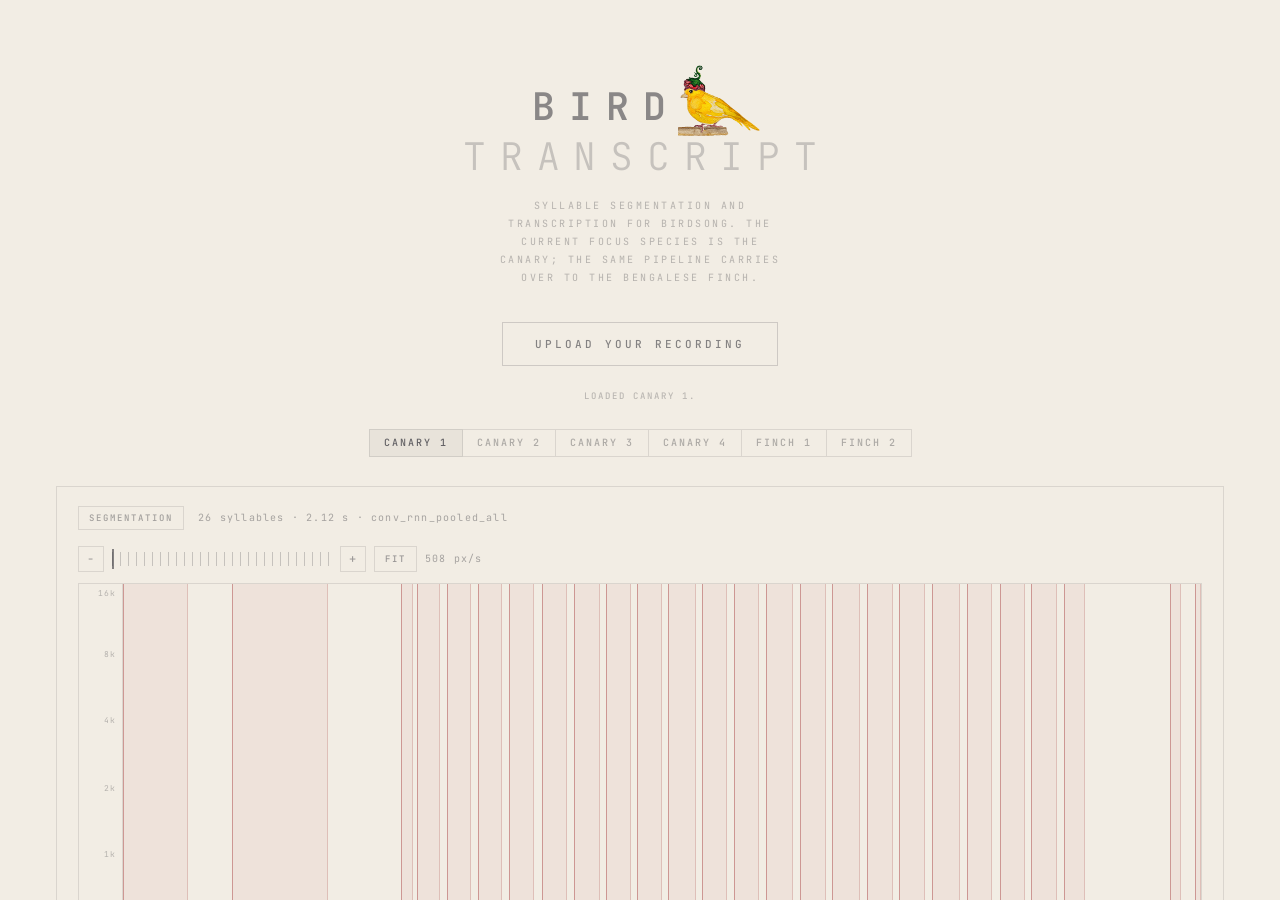
<file: index.html>
<!doctype html>
<!-- The anonymized mirror (anonymous.4open.science) serves pages from the
     repository root, but the demo lives in site/. The redirect is relative, so it
     works under any path the mirror uses. GitHub Pages deploys site/ directly and
     never serves this file; the local server serves static/index.html. -->
<meta charset="utf-8">
<meta http-equiv="refresh" content="0; url=site/">
<title>Bird Transcript</title>
<p><a href="site/">Open the demo</a></p>
</file>
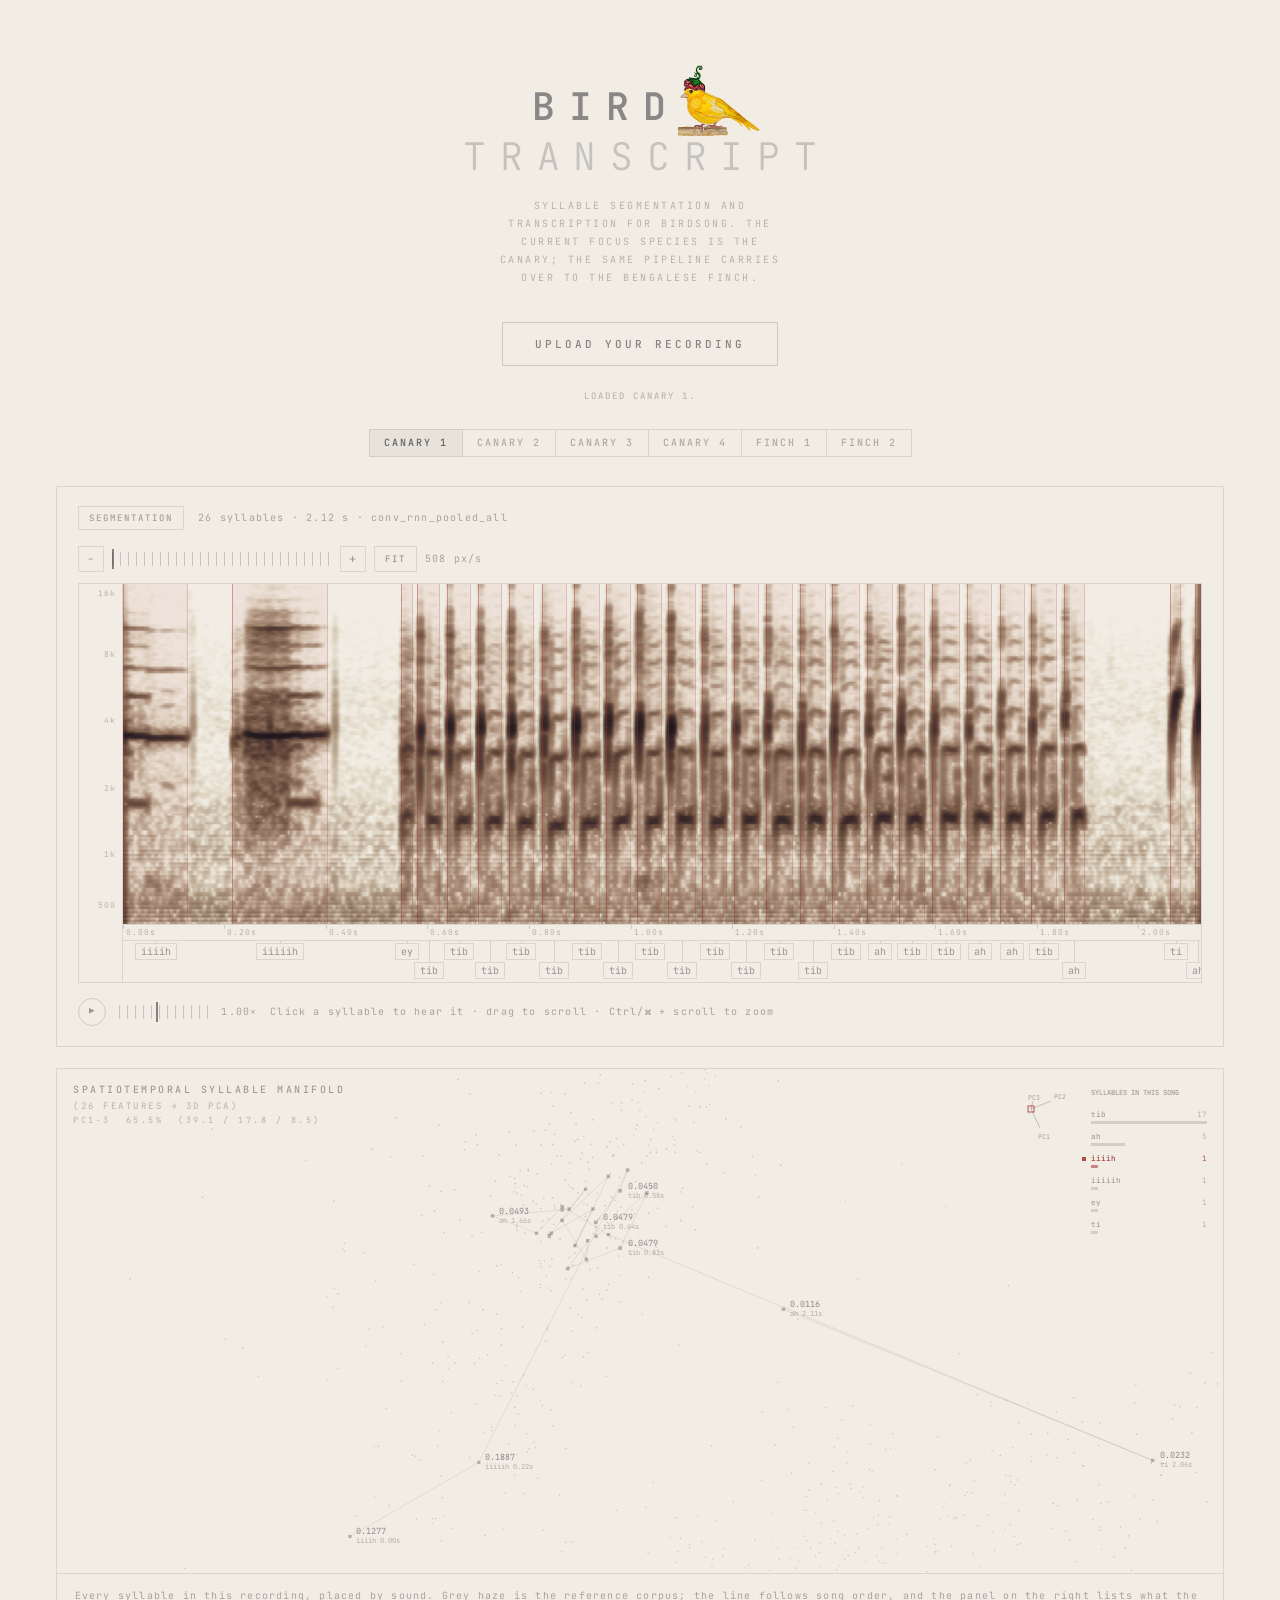
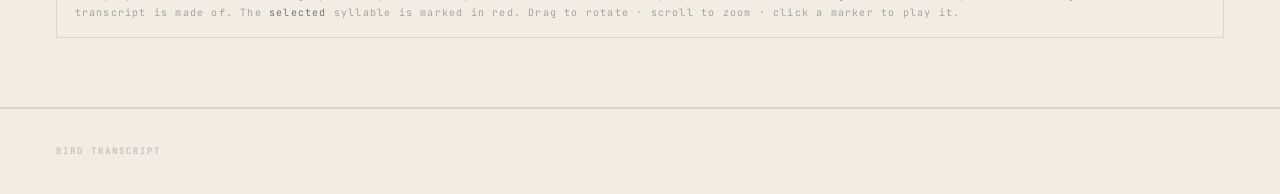
<file: site/index.html>
<!DOCTYPE html>
<html lang="en">
<head>
  <meta charset="UTF-8" />
  <meta name="viewport" content="width=device-width, initial-scale=1.0" />
  <meta http-equiv="Cache-Control" content="no-store" />
  <title>Bird Transcript Demo</title>
  <link rel="preconnect" href="https://fonts.googleapis.com" />
  <link rel="preconnect" href="https://fonts.gstatic.com" crossorigin />
  <link rel="stylesheet" href="https://fonts.googleapis.com/css2?family=JetBrains+Mono:wght@300;400;500;600&display=swap" />
  <link rel="stylesheet" href="static/demo.css?v=20260917-9" />
</head>
<body>

<header class="hero">
  <div class="container">
    <h1>Bird<img class="crest" src="static/Canary_blink.gif" alt="" /><span>Transcript</span></h1>
    <p class="subtitle">
      Syllable segmentation and transcription for birdsong. The current focus species is
      the canary; the same pipeline carries over to the Bengalese finch.
    </p>
    <div class="btn-row">
      <label class="btn primary" id="start-upload" for="audio-file">Upload your recording</label>
    </div>
    <input id="audio-file" type="file" accept=".wav,.mp3,.flac,.ogg,.m4a,.aac" />
    <p id="status" class="status">WAV, MP3, FLAC, OGG or M4A. The first 30 seconds are analysed.</p>
    <div class="sample-picker" id="sample-picker"></div>
    <section id="results" class="results-section" hidden>
      <div class="container">
        <div class="result-card">
          <div class="card-header">
            <span class="bird-badge">Segmentation</span>
            <span class="card-meta" id="summary"></span>
          </div>
          <div class="zoom-bar">
            <button class="zoom-btn" id="zoom-out" type="button" title="Zoom out">−</button>
            <input type="range" id="zoom-range" min="0" max="1000" value="0" aria-label="Zoom" />
            <button class="zoom-btn" id="zoom-in" type="button" title="Zoom in">+</button>
            <button class="zoom-btn wide" id="zoom-fit" type="button">Fit</button>
            <span class="card-meta" id="zoom-label"></span>
          </div>

          <div class="spec-viewer">
            <div class="freq-gutter" id="freq-gutter"></div>
            <div class="spec-scroll" id="spec-scroll">
              <div class="spec-track" id="spec-track">
                <img id="spectrogram" alt="Spectrogram with detected syllable boundaries" />
                <div class="seg-layer" id="seg-layer"></div>
                <div class="playhead" id="playhead"></div>
                <div class="ruler" id="ruler"></div>
                <div class="label-lane" id="label-lane"></div>
              </div>
            </div>
          </div>

          <div class="player-row">
            <button id="play-btn" class="play-btn" type="button">▶</button>
            <audio id="player" preload="auto"></audio>
            <input type="range" id="speed-range" min="0.25" max="2" step="0.05" value="1" aria-label="Playback speed" />
            <span class="card-meta" id="speed-label">1.00&times;</span>
            <span class="card-meta" id="hint">Click a syllable to hear it · drag to scroll · Ctrl/⌘ + scroll to zoom</span>
          </div>

          <p id="notice" class="notice" hidden></p>
        </div>

        <div class="result-card manifold-card">
          <canvas id="scatter" class="scatter"></canvas>
          <p class="card-meta scatter-hint">
            Every syllable in this recording, placed by sound. Grey haze is the reference
            corpus; the line follows song order, and the panel on the right lists what the
            transcript is made of. The <em>selected</em> syllable is marked in red.
            Drag to rotate · scroll to zoom · click a marker to play it.
          </p>
        </div>
      </div>
    </section>
  </div>
</header>

<footer>
  <div class="container">
    Bird Transcript
  </div>
</footer>

<script>window.STATIC_BUILD = true;</script>
<script src="static/demo.js?v=20260917-9"></script>
</body>
</html>
</file>
<file: site/static/demo.css>
/* Visual language borrowed from sonomaps: cream paper, ink at alpha steps,
   monospace throughout, hairline rules, square corners, one brick accent. */
*, *::before, *::after { box-sizing: border-box; margin: 0; padding: 0; }
:root {
  --paper: #f2ede4;
  --ink: 42, 42, 50;
  --accent: 160, 50, 50;
  --line: rgba(42, 42, 50, 0.12);
  --line-strong: rgba(42, 42, 50, 0.18);
  --mono: "JetBrains Mono", "SF Mono", "Cascadia Code", "Consolas", monospace;
  /* Masthead crest. Tweak these two: size is the bird's height relative to the
     wordmark, lift seats it on the baseline (raise it as size grows). */
  --crest-size: 1.9em;
  --crest-lift: -0.42em;
}
html { scroll-behavior: smooth; }
body {
  background: var(--paper);
  color: rgb(var(--ink));
  font-family: var(--mono);
  font-size: 13px;
  line-height: 1.6;
  min-height: 100vh;
  -webkit-font-smoothing: antialiased;
}
a { color: rgba(var(--ink), 0.55); text-decoration: none; border-bottom: 1px solid var(--line); }
a:hover { color: rgba(var(--ink), 0.8); }
.container { max-width: min(1520px, 95vw); margin: 0 auto; padding: 0 1.5rem; }

/* ── Masthead ─────────────────────────────────── */
header { border-bottom: 1px solid var(--line); padding: 4rem 0 3rem; text-align: center; }
.pill {
  display: block; font-size: 10px; font-weight: 500; letter-spacing: 2.5px;
  text-transform: uppercase; color: rgba(var(--ink), 0.3); margin-bottom: 1.6rem;
}
header h1 {
  font-family: var(--mono); font-size: clamp(22px, 4vw, 38px); font-weight: 600;
  letter-spacing: 0.36em; line-height: 1.1; text-transform: uppercase;
  color: rgba(var(--ink), 0.52); text-indent: 0.36em; margin-bottom: 1.2rem;
}
header h1 span { display: block; font-weight: 300; color: rgba(var(--ink), 0.22); }
/* Crest between BIRD and TRANSCRIPT. Sized in em so it tracks the wordmark
   when the masthead shrinks, and pulled left to offset the trailing letter-space. */
header h1 .crest {
  height: var(--crest-size); width: auto; vertical-align: var(--crest-lift);
  margin-left: -0.04em; margin-right: 0.02em;
}
header .subtitle {
  max-width: 48ch; margin: 0 auto 2.2rem; font-size: 10px; font-weight: 400;
  letter-spacing: 2.5px; line-height: 1.8; text-transform: uppercase;
  color: rgba(var(--ink), 0.3);
}
.btn-row { display: flex; gap: 0.7rem; justify-content: center; flex-wrap: wrap; }
.btn {
  display: inline-flex; align-items: center; justify-content: center; height: 44px;
  padding: 0 32px; border: 1.5px solid var(--line-strong); background: transparent;
  color: rgba(var(--ink), 0.55); font: inherit; font-size: 11px; font-weight: 500;
  letter-spacing: 3px; text-transform: uppercase; cursor: pointer;
  transition: border-color .2s, background .2s, color .2s;
}
.btn:hover { border-color: rgba(var(--ink), 0.35); background: rgba(var(--ink), 0.03); color: rgba(var(--ink), 0.72); }
input[type="file"] { display: none; }
.status {
  margin-top: 1.4rem; font-size: 9px; font-weight: 500; letter-spacing: 2px;
  text-transform: uppercase; color: rgba(var(--ink), 0.28);
}
.status.error { color: rgba(var(--accent), 0.75); }

/* ── Sample picker ────────────────────────────── */
.sample-picker { display: flex; flex-wrap: wrap; gap: 0; justify-content: center; margin-top: 1.6rem; }
.sample-picker button {
  height: 28px; padding: 0 14px; border: 1px solid var(--line); background: transparent;
  color: rgba(var(--ink), 0.35); font: inherit; font-size: 10px; font-weight: 500;
  letter-spacing: 2px; text-transform: uppercase; cursor: pointer; transition: all .12s;
}
.sample-picker button + button { border-left: none; }
.sample-picker button:hover { color: rgba(var(--ink), 0.6); background: rgba(var(--ink), 0.02); }
.sample-picker button[aria-pressed="true"] { color: rgba(var(--ink), 0.7); background: rgba(var(--ink), 0.05); }

/* Once there is something to look at, the masthead gets out of the way. */
body.has-results header { padding: 1.1rem 0 0.9rem; text-align: left; }
body.has-results header > .container { display: flex; align-items: center; flex-wrap: wrap; gap: 0 1.4rem; }
body.has-results header .pill, body.has-results header .subtitle { display: none; }
body.has-results header h1 {
  font-size: 14px; letter-spacing: 5px; margin: 0; text-indent: 0;
}
body.has-results header h1 span { display: inline; }
body.has-results .btn { height: 26px; padding: 0 14px; font-size: 9px; letter-spacing: 2px; border-width: 1px; }
body.has-results .status { margin: 0; }
body.has-results .sample-picker { margin: 0; }
/* min-width:0 is load-bearing. As a flex item this defaults to min-width:auto, so a
   zoomed-in spectrogram track (duration x px/s -- 26000px on a 13s upload at max zoom)
   becomes the section's minimum width and stretches the page instead of scrolling
   inside .spec-scroll. Only uploads add .has-results, which is why samples never
   showed it. The `>` above matters for the same reason: without it this rule also hit
   the .container nested inside #results and made .result-card an unshrinkable item. */
body.has-results .results-section { flex: 1 0 100%; min-width: 0; }

/* ── Panels ───────────────────────────────────── */
.results-section { padding-top: 1.8rem; }
.result-card { border: 1px solid var(--line); padding: 1.2rem 1.3rem 1.3rem; margin-bottom: 1.3rem; }
.card-header { display: flex; align-items: baseline; gap: 0.9rem; margin-bottom: 1rem; }
.bird-badge {
  padding: 4px 10px; border: 1px solid var(--line); color: rgba(var(--ink), 0.4);
  font-size: 9px; font-weight: 500; letter-spacing: 2px; text-transform: uppercase;
}
.card-meta {
  font-size: 10px; font-weight: 400; letter-spacing: 1.2px;
  color: rgba(var(--ink), 0.38); font-variant-numeric: tabular-nums;
}
.card-meta strong { color: rgba(var(--ink), 0.62); font-weight: 500; }

/* ── Zoom bar ─────────────────────────────────── */
.zoom-bar { display: flex; align-items: center; gap: 0.5rem; margin: 0 0 0.7rem; }
.zoom-btn {
  width: 26px; height: 26px; padding: 0; border: 1px solid var(--line); background: transparent;
  color: rgba(var(--ink), 0.45); font: inherit; font-size: 12px; line-height: 1;
  cursor: pointer; transition: border-color .12s, color .12s;
}
.zoom-btn.wide { width: auto; padding: 0 10px; font-size: 9px; font-weight: 500; letter-spacing: 2px; text-transform: uppercase; }
.zoom-btn:hover { border-color: rgba(var(--ink), 0.3); color: rgba(var(--ink), 0.7); }
/* Ticked wheel slider, as on the sonomaps control bar. */
#zoom-range, #speed-range {
  -webkit-appearance: none; appearance: none; flex: 1; max-width: 220px; height: 26px;
  background: repeating-linear-gradient(to right,
    rgba(var(--ink), 0.22) 0px, rgba(var(--ink), 0.22) 1px,
    transparent 1px, transparent 8px) center / 100% 14px no-repeat;
  outline: none; cursor: pointer;
}
#zoom-range::-webkit-slider-runnable-track, #speed-range::-webkit-slider-runnable-track { height: 26px; background: transparent; }
#zoom-range::-webkit-slider-thumb, #speed-range::-webkit-slider-thumb {
  -webkit-appearance: none; width: 2px; height: 20px; margin-top: 3px;
  background: rgba(var(--ink), 0.55); border: none; cursor: pointer;
}
#zoom-range::-moz-range-track, #speed-range::-moz-range-track { height: 26px; background: transparent; }
#zoom-range::-moz-range-thumb, #speed-range::-moz-range-thumb { width: 2px; height: 20px; border: none; border-radius: 0; background: rgba(var(--ink), 0.55); cursor: pointer; }
#speed-range { flex: 0 0 90px; max-width: 90px; }

/* ── Spectrogram viewer ───────────────────────── */
.spec-viewer { display: flex; align-items: stretch; border: 1px solid var(--line); overflow: hidden; }
.freq-gutter { position: relative; flex: 0 0 44px; border-right: 1px solid var(--line); }
.freq-gutter span {
  position: absolute; right: 6px; transform: translateY(-50%);
  font-size: 8px; letter-spacing: 1px; color: rgba(var(--ink), 0.3);
}
.spec-scroll { flex: 1; overflow-x: auto; overflow-y: hidden; cursor: grab; }
.spec-scroll.dragging { cursor: grabbing; }
.spec-track { position: relative; }
.spec-track img { display: block; width: 100%; height: auto; }
.seg-layer, .playhead { position: absolute; top: 0; pointer-events: none; }
.seg-layer { left: 0; right: 0; }
/* Boundaries sit on a cream→ink spectrogram, so they are brick, not cyan. */
.seg-box {
  position: absolute; top: 0; background: rgba(var(--accent), 0.06);
  border-left: 1.5px solid rgba(var(--accent), 0.42);
  border-right: 1.5px solid rgba(var(--accent), 0.2);
  pointer-events: auto; cursor: pointer;
}
.seg-box:hover { background: rgba(var(--accent), 0.13); }
.seg-box.active { background: rgba(var(--accent), 0.18); border-color: rgba(var(--accent), 0.9); }
.playhead { width: 1px; background: rgba(var(--accent), 0.8); display: none; }
.ruler { position: relative; height: 16px; border-top: 1px solid var(--line); }
.ruler span {
  position: absolute; top: 1px; transform: translateX(3px);
  font-size: 8px; letter-spacing: 1px; color: rgba(var(--ink), 0.3);
}
.ruler i { position: absolute; top: 0; width: 1px; height: 4px; background: rgba(var(--ink), 0.18); }
.label-lane { position: relative; border-top: 1px solid var(--line); }
.lane-token {
  position: absolute; transform: translateX(-50%); font-size: 10px; line-height: 1.3;
  padding: 1px 5px; color: rgba(var(--ink), 0.45); border: 1px solid var(--line);
  background: var(--paper); white-space: nowrap; cursor: pointer;
}
.lane-token.hidden { display: none; }
.lane-token.active { color: rgba(var(--accent), 0.85); border-color: rgba(var(--accent), 0.3); background: rgba(var(--accent), 0.05); z-index: 3; }
.lane-tick { position: absolute; width: 1px; background: rgba(var(--ink), 0.14); }
.lane-tick.active { background: rgba(var(--accent), 0.6); }

.notice {
  margin-top: 0.9rem; padding: 0.6rem 0.8rem; border: 1px solid rgba(var(--accent), 0.22);
  color: rgba(var(--accent), 0.75); font-size: 10px; letter-spacing: 1.2px;
}

/* ── Manifold ─────────────────────────────────── */
.manifold-card { padding: 0; }
.scatter { display: block; width: 100%; height: clamp(420px, 56vh, 680px); background: var(--paper); cursor: grab; touch-action: none; }
.scatter.dragging { cursor: grabbing; }
.scatter-hint { padding: 0.8rem 1.1rem 1rem; border-top: 1px solid var(--line); line-height: 1.7; }

/* ── Player ───────────────────────────────────── */
.player-row { display: flex; align-items: center; gap: 0.8rem; margin-top: 0.9rem; }
.play-btn {
  flex-shrink: 0; width: 28px; height: 28px; padding: 0; border-radius: 50%;
  border: 1.5px solid var(--line-strong); background: transparent;
  color: rgba(var(--ink), 0.45); font: inherit; font-size: 9px; cursor: pointer;
  display: flex; align-items: center; justify-content: center; transition: all .15s;
}
.play-btn:hover { border-color: rgba(var(--ink), 0.35); background: rgba(var(--ink), 0.03); }
.play-btn.playing { border-color: rgba(var(--accent), 0.35); background: rgba(var(--accent), 0.04); color: rgba(var(--accent), 0.7); }

footer {
  padding: 2.2rem 0; border-top: 1px solid var(--line); font-size: 9px;
  font-weight: 500; letter-spacing: 2px; text-transform: uppercase;
  color: rgba(var(--ink), 0.25);
}
footer a { border-bottom-color: rgba(var(--ink), 0.15); }

@media (max-width: 580px) {
  header { padding: 2.4rem 0 2rem; }
  .card-header { flex-direction: column; align-items: flex-start; gap: 0.5rem; }
  header h1 { letter-spacing: 0.24em; text-indent: 0.24em; }
}

/* The full view sits inside the landing page hero. */
.hero .results-section { border-bottom: none; padding-bottom: 0; text-align: left; }
.hero .results-section .container { max-width: none; padding: 0; }
.scatter-hint em { font-style: normal; color: rgba(var(--ink), 0.62); }
</file>
